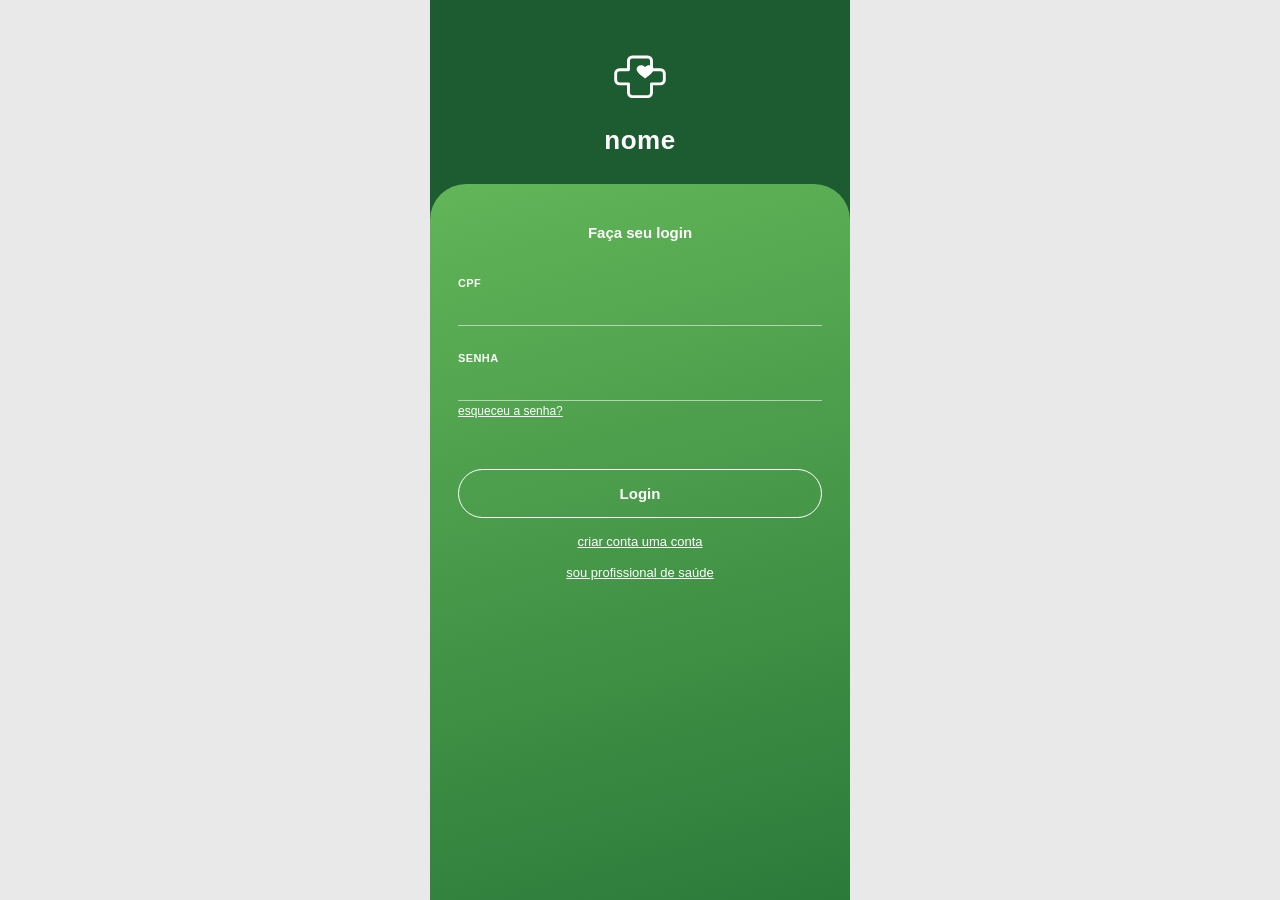
<file: index.html>
<!DOCTYPE html>
<html lang="pt-br">
<head>
  <meta charset="UTF-8" />
  <meta name="viewport" content="width=device-width, initial-scale=1.0" />
  <title>Login</title>
  <link rel="stylesheet" href="style.css" />
</head>
<body>
  <div class="app">
    <header class="app-header">
      <div class="logo">
        <span class="logo-icon"></span>
        <span>nome</span>
      </div>
    </header>
 
    <main class="app-body center">
      <p class="intro-text">Faça seu login</p>
 
      <form id="login-form">
        <div class="field">
          <label for="cpf">CPF</label>
          <input type="text" id="cpf" name="cpf" placeholder="" inputmode="numeric" pattern="[0-9]*" maxlength="11" required />
        </div>
 
        <div class="field">
          <label for="senha">Senha</label>
          <input type="password" id="senha" name="senha" placeholder="" required />
          <a class="forgot-link" href="recuperar-senha.html">esqueceu a senha?</a>
        </div>
 
        <div class="spacer"></div>
 
        <div class="bottom-area">
          <button type="submit" class="btn">Login</button>
          <a class="secondary-link" href="cadastro.html">criar conta uma conta</a>
          <a class="secondary-link" href="login-profissional.html">sou profissional de saúde</a>
        </div>
      </form>
    </main>
  </div>
 
  <script src="app.js"></script>
</body>
</html>
</file>
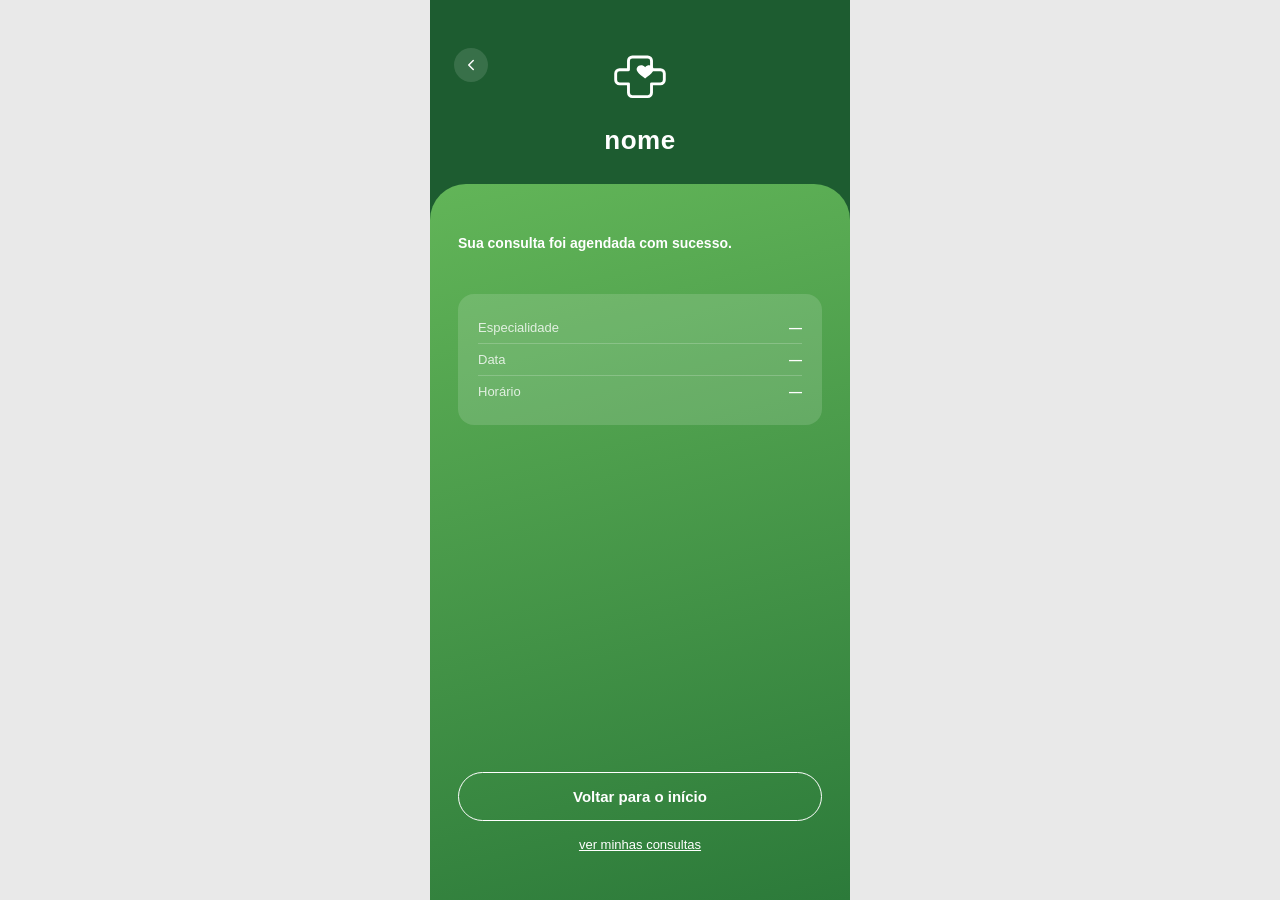
<file: agendamento-confirmado.html>
<!DOCTYPE html>
<html lang="pt-br">
<head>
  <meta charset="UTF-8" />
  <meta name="viewport" content="width=device-width, initial-scale=1.0" />
  <title>Agendamento confirmado</title>
  <link rel="stylesheet" href="style.css" />
</head>
<body>
  <div class="app">
    <header class="app-header center-header">
      <a href="home.html" class="back-btn" data-fallback="home.html"></a>
      <div class="logo">
        <span class="logo-icon"></span>
        <span>nome</span>
      </div>
    </header>

    <main class="app-body center">
      <p class="message-text">Sua consulta foi agendada com sucesso.</p>

      <div class="summary-box" id="resumo-agendamento">
        <div class="summary-row"><span class="label">Especialidade</span><span class="value" id="resumo-especialidade">—</span></div>
        <div class="summary-row"><span class="label">Data</span><span class="value" id="resumo-data">—</span></div>
        <div class="summary-row"><span class="label">Horário</span><span class="value" id="resumo-horario">—</span></div>
      </div>

      <div class="bottom-area">
        <a href="home.html" class="btn">Voltar para o início</a>
        <a href="consultas.html" class="secondary-link">ver minhas consultas</a>
      </div>
    </main>
  </div>

  <script src="app.js"></script>
</body>
</html>
</file>
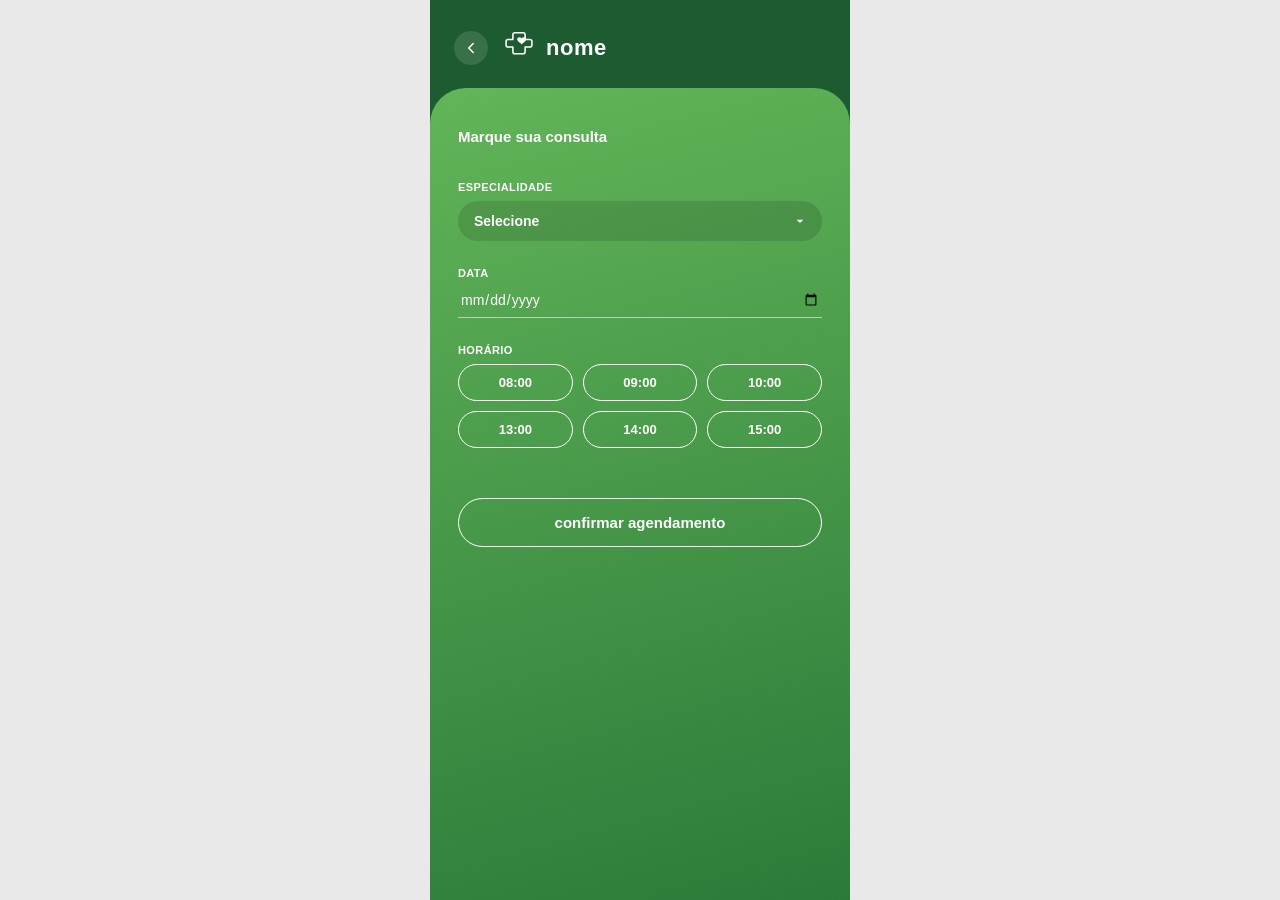
<file: agendamento.html>
<!DOCTYPE html>
<html lang="pt-br">
<head>
  <meta charset="UTF-8" />
  <meta name="viewport" content="width=device-width, initial-scale=1.0" />
  <title>Agendamento</title>
  <link rel="stylesheet" href="style.css" />
</head>
<body>
  <div class="app">
    <header class="app-header header-compact">
      <a href="pre-triagem.html" class="back-btn" data-fallback="home.html"></a>
      <div class="logo logo-inline">
        <span class="logo-icon"></span>
        <span>nome</span>
      </div>
    </header>

    <main class="app-body">
      <p class="intro-text left">Marque sua consulta</p>

      <form id="agendamento-form">
        <div class="field">
          <label for="especialidade">Especialidade</label>
          <select id="especialidade" name="especialidade" required>
            <option value="" disabled selected>Selecione</option>
            <option value="clinico_geral">Clínico geral</option>
            <option value="pediatria">Pediatria</option>
            <option value="cardiologia">Cardiologia</option>
            <option value="dermatologia">Dermatologia</option>
          </select>
        </div>

        <div class="field">
          <label for="data">Data</label>
          <input type="date" id="data" name="data" required />
        </div>

        <div class="field">
          <label>Horário</label>
          <div class="slots" id="slots">
            <button type="button" class="slot-btn">08:00</button>
            <button type="button" class="slot-btn">09:00</button>
            <button type="button" class="slot-btn">10:00</button>
            <button type="button" class="slot-btn">13:00</button>
            <button type="button" class="slot-btn">14:00</button>
            <button type="button" class="slot-btn">15:00</button>
          </div>
          <input type="hidden" id="horario" name="horario" required />
        </div>

        <div class="bottom-area">
          <button type="submit" class="btn">confirmar agendamento</button>
        </div>
      </form>
    </main>
  </div>

  <script src="app.js"></script>
</body>
</html>
</file>
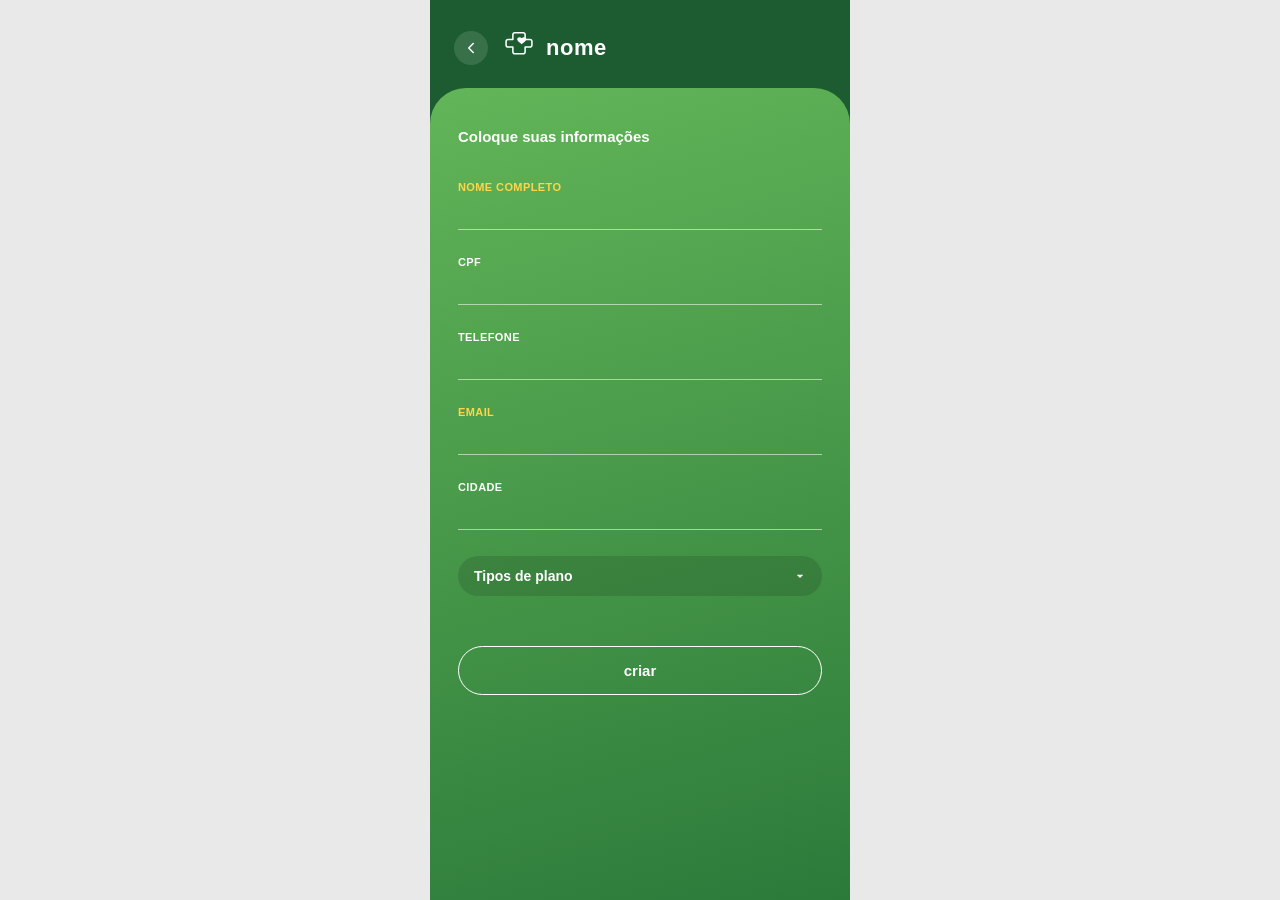
<file: cadastro.html>
<!DOCTYPE html>
<html lang="pt-br">
<head>
  <meta charset="UTF-8" />
  <meta name="viewport" content="width=device-width, initial-scale=1.0" />
  <title>Criar conta</title>
  <link rel="stylesheet" href="style.css" />
</head>
<body>
  <div class="app">
    <header class="app-header header-compact">
      <a href="index.html" class="back-btn" data-fallback="index.html"></a>
      <div class="logo logo-inline">
        <span class="logo-icon"></span>
        <span>nome</span>
      </div>
    </header>

    <main class="app-body">
      <p class="intro-text left">Coloque suas informações</p>

      <form id="cadastro-form">
        <div class="field">
          <label for="nome" class="accent">Nome completo</label>
          <input type="text" id="nome" name="nome" required />
        </div>

        <div class="field">
          <label for="cpf">CPF</label>
          <input type="text" id="cpf" name="cpf" inputmode="numeric" pattern="[0-9]*" maxlength="11" required />
        </div>

        <div class="field">
          <label for="telefone">Telefone</label>
          <input type="tel" id="telefone" name="telefone" required />
        </div>

        <div class="field">
          <label for="email" class="accent">Email</label>
          <input type="email" id="email" name="email" required />
        </div>

        <div class="field">
          <label for="cidade">Cidade</label>
          <input type="text" id="cidade" name="cidade" required />
        </div>

        <div class="field">
          <label for="plano" style="visibility:hidden; height:0; margin:0;">Tipos de plano</label>
          <select id="plano" name="plano" required>
            <option value="" disabled selected>Tipos de plano</option>
            <option value="basico">Básico</option>
            <option value="intermediario">Intermediário</option>
            <option value="premium">Premium</option>
          </select>
        </div>

        <div class="bottom-area">
          <button type="submit" class="btn">criar</button>
        </div>
      </form>
    </main>
  </div>

  <script src="app.js"></script>
</body>
</html>
</file>
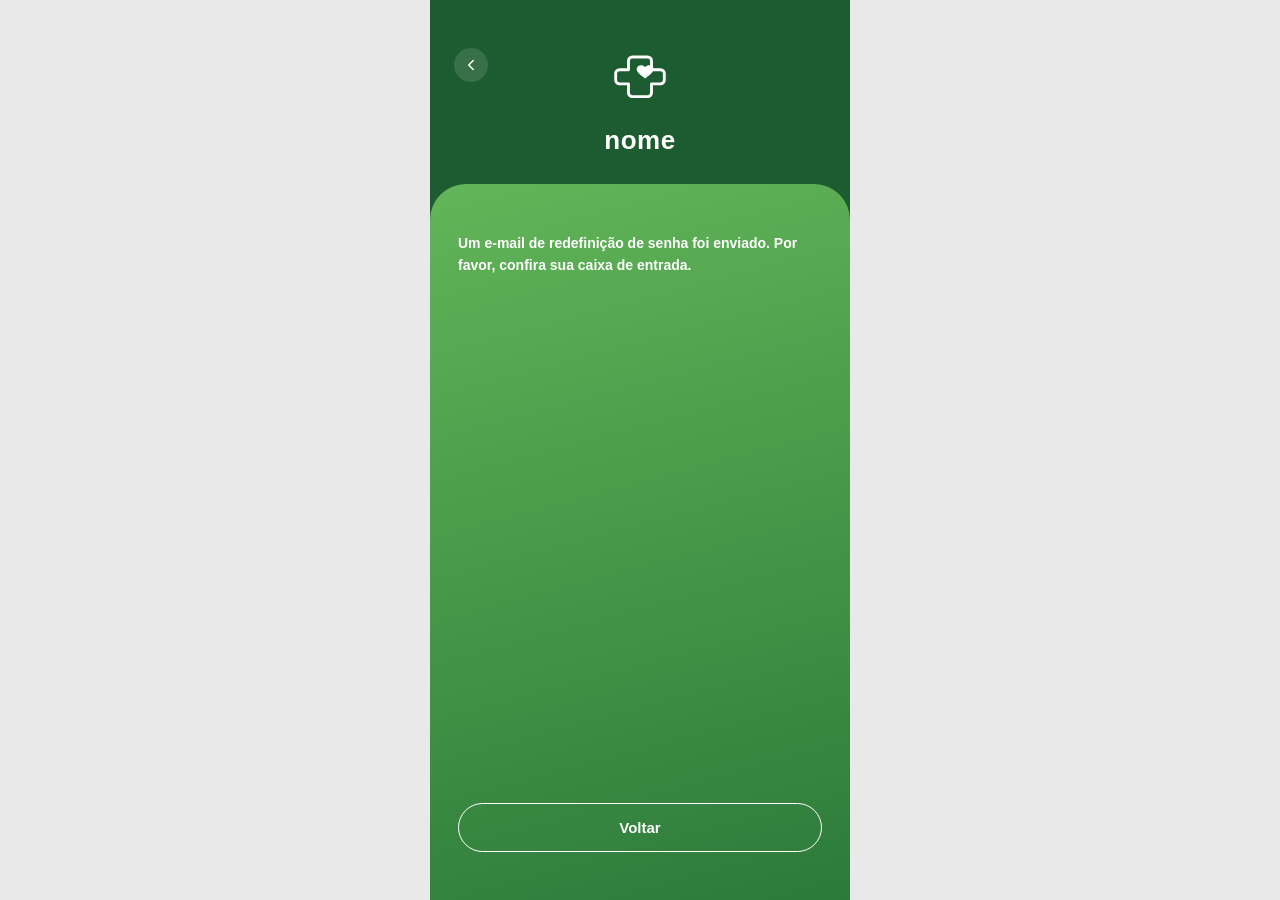
<file: confirmacao.html>
<!DOCTYPE html>
<html lang="pt-br">
<head>
  <meta charset="UTF-8" />
  <meta name="viewport" content="width=device-width, initial-scale=1.0" />
  <title>E-mail enviado</title>
  <link rel="stylesheet" href="style.css" />
</head>
<body>
  <div class="app">
    <header class="app-header center-header">
      <a href="recuperar-senha.html" class="back-btn" data-fallback="index.html"></a>
      <div class="logo">
        <span class="logo-icon"></span>
        <span>nome</span>
      </div>
    </header>

    <main class="app-body center">
      <p class="message-text">
        Um e-mail de redefinição de senha foi enviado. Por favor, confira sua caixa de entrada.
      </p>

      <div class="bottom-area">
        <a href="index.html" class="btn">Voltar</a>
      </div>
    </main>
  </div>

  <script src="app.js"></script>
</body>
</html>
</file>
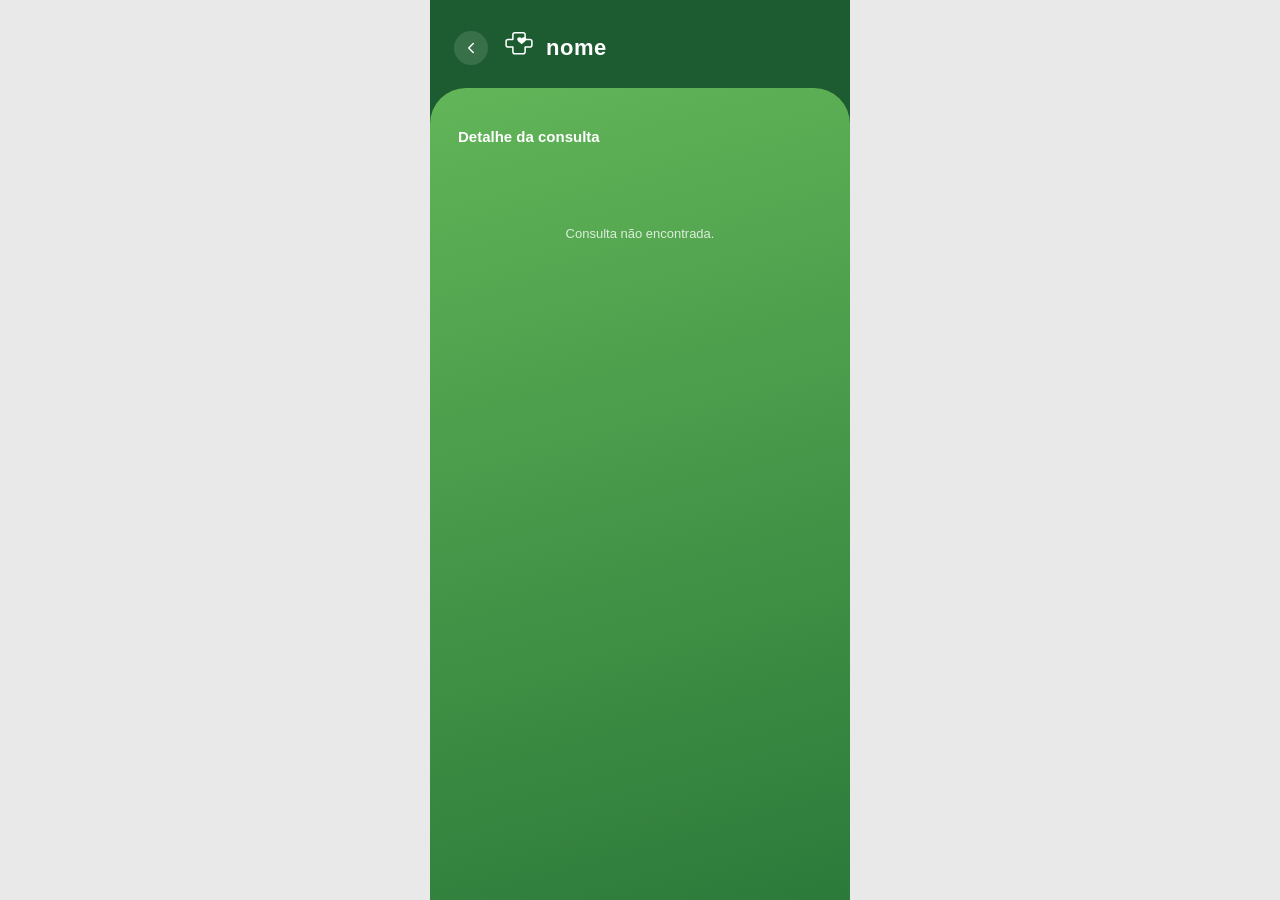
<file: consulta-profissional.html>
<!DOCTYPE html>
<html lang="pt-br">
<head>
  <meta charset="UTF-8" />
  <meta name="viewport" content="width=device-width, initial-scale=1.0" />
  <title>Detalhe da consulta</title>
  <link rel="stylesheet" href="style.css" />
</head>
<body>
  <div class="app">
    <header class="app-header header-compact">
      <a href="painel-profissional.html" class="back-btn" data-fallback="painel-profissional.html"></a>
      <div class="logo logo-inline">
        <span class="logo-icon"></span>
        <span>nome</span>
      </div>
    </header>

    <main class="app-body" id="consulta-detalhe">
      <p class="intro-text left">Detalhe da consulta</p>
      <p class="empty-state" id="consulta-nao-encontrada" style="display:none;">
        Consulta não encontrada.
      </p>
    </main>
  </div>

  <script src="app.js"></script>
</body>
</html>
</file>
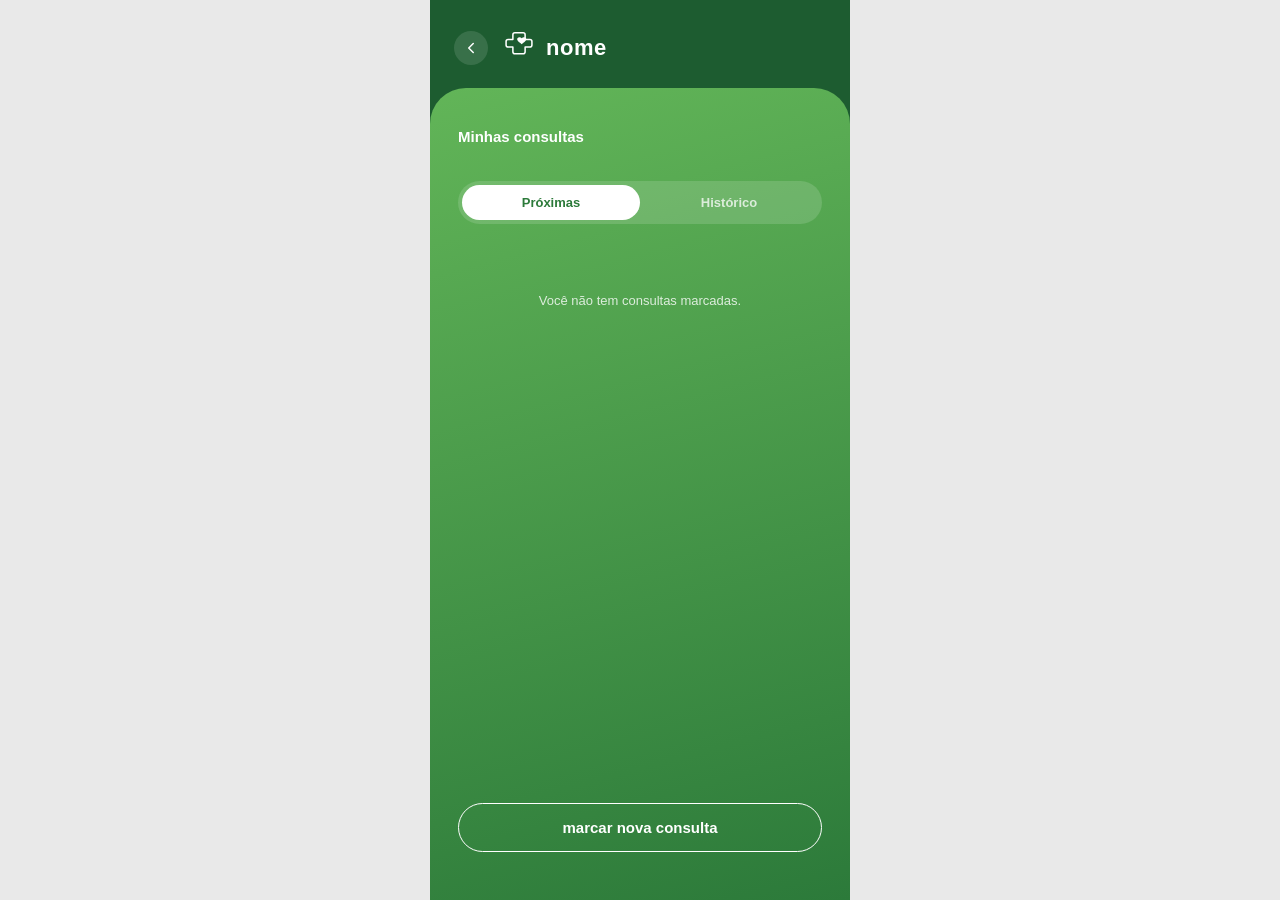
<file: consultas.html>
<!DOCTYPE html>
<html lang="pt-br">
<head>
  <meta charset="UTF-8" />
  <meta name="viewport" content="width=device-width, initial-scale=1.0" />
  <title>Minhas consultas</title>
  <link rel="stylesheet" href="style.css" />
</head>
<body>
  <div class="app">
    <header class="app-header header-compact">
      <a href="home.html" class="back-btn" data-fallback="home.html"></a>
      <div class="logo logo-inline">
        <span class="logo-icon"></span>
        <span>nome</span>
      </div>
    </header>

    <main class="app-body">
      <p class="intro-text left">Minhas consultas</p>

      <div class="tabs" id="consultas-tabs">
        <button type="button" class="tab-btn active" data-tab="lista-proximas">Próximas</button>
        <button type="button" class="tab-btn" data-tab="lista-historico">Histórico</button>
      </div>

      <div class="tab-panel active" id="lista-proximas"></div>
      <div class="tab-panel" id="lista-historico"></div>

      <div class="bottom-area">
        <a href="agendamento.html" class="btn">marcar nova consulta</a>
      </div>
    </main>
  </div>

  <script src="app.js"></script>
</body>
</html>
</file>
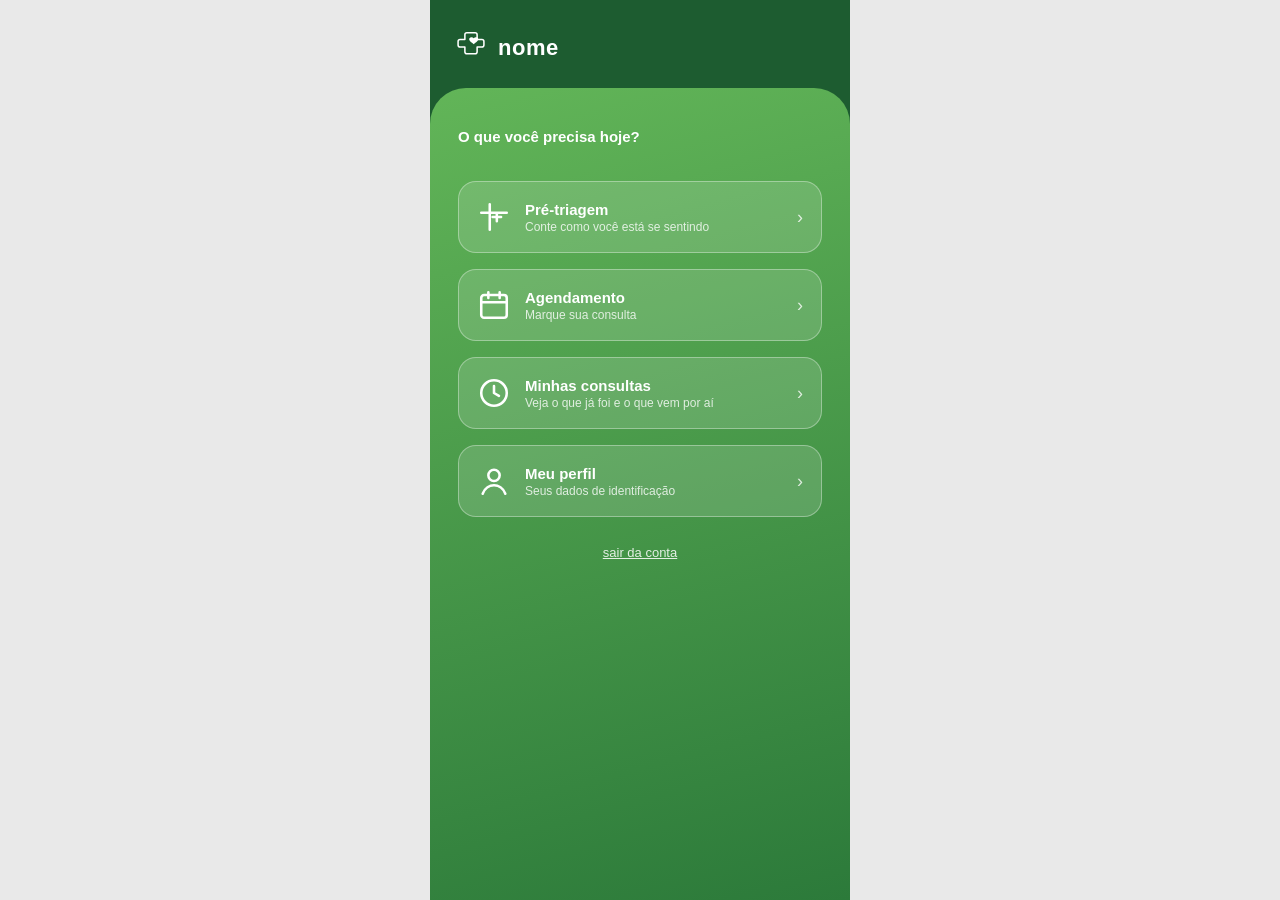
<file: home.html>
<!DOCTYPE html>
<html lang="pt-br">
<head>
  <meta charset="UTF-8" />
  <meta name="viewport" content="width=device-width, initial-scale=1.0" />
  <title>Início</title>
  <link rel="stylesheet" href="style.css" />
</head>
<body>
  <div class="app">
    <header class="app-header header-compact">
      <div class="logo logo-inline">
        <span class="logo-icon"></span>
        <span>nome</span>
      </div>
    </header>

    <main class="app-body">
      <p class="intro-text left">O que você precisa hoje?</p>

      <nav class="menu-list">
        <a class="menu-card" href="pre-triagem.html">
          <span class="menu-icon">
            <svg viewBox="0 0 24 24" fill="none" stroke="white" stroke-width="1.8"><path d="M9 3v18M3 9h18M14 9v6M17 12h-6" stroke-linecap="round"/></svg>
          </span>
          <span class="menu-text">
            <span class="menu-title">Pré-triagem</span>
            <span class="menu-sub">Conte como você está se sentindo</span>
          </span>
          <span class="chevron">›</span>
        </a>

        <a class="menu-card" href="agendamento.html">
          <span class="menu-icon">
            <svg viewBox="0 0 24 24" fill="none" stroke="white" stroke-width="1.8"><rect x="3" y="5" width="18" height="16" rx="2"/><path d="M3 10h18M8 3v4M16 3v4" stroke-linecap="round"/></svg>
          </span>
          <span class="menu-text">
            <span class="menu-title">Agendamento</span>
            <span class="menu-sub">Marque sua consulta</span>
          </span>
          <span class="chevron">›</span>
        </a>

        <a class="menu-card" href="consultas.html">
          <span class="menu-icon">
            <svg viewBox="0 0 24 24" fill="none" stroke="white" stroke-width="1.8"><circle cx="12" cy="12" r="9"/><path d="M12 7v5l3.5 2" stroke-linecap="round" stroke-linejoin="round"/></svg>
          </span>
          <span class="menu-text">
            <span class="menu-title">Minhas consultas</span>
            <span class="menu-sub">Veja o que já foi e o que vem por aí</span>
          </span>
          <span class="chevron">›</span>
        </a>

        <a class="menu-card" href="perfil.html">
          <span class="menu-icon">
            <svg viewBox="0 0 24 24" fill="none" stroke="white" stroke-width="1.8"><circle cx="12" cy="8" r="4"/><path d="M4 21c1.5-4 5-6 8-6s6.5 2 8 6" stroke-linecap="round"/></svg>
          </span>
          <span class="menu-text">
            <span class="menu-title">Meu perfil</span>
            <span class="menu-sub">Seus dados de identificação</span>
          </span>
          <span class="chevron">›</span>
        </a>
      </nav>

      <a class="logout-link" href="index.html">sair da conta</a>
    </main>
  </div>

  <script src="app.js"></script>
</body>
</html>
</file>
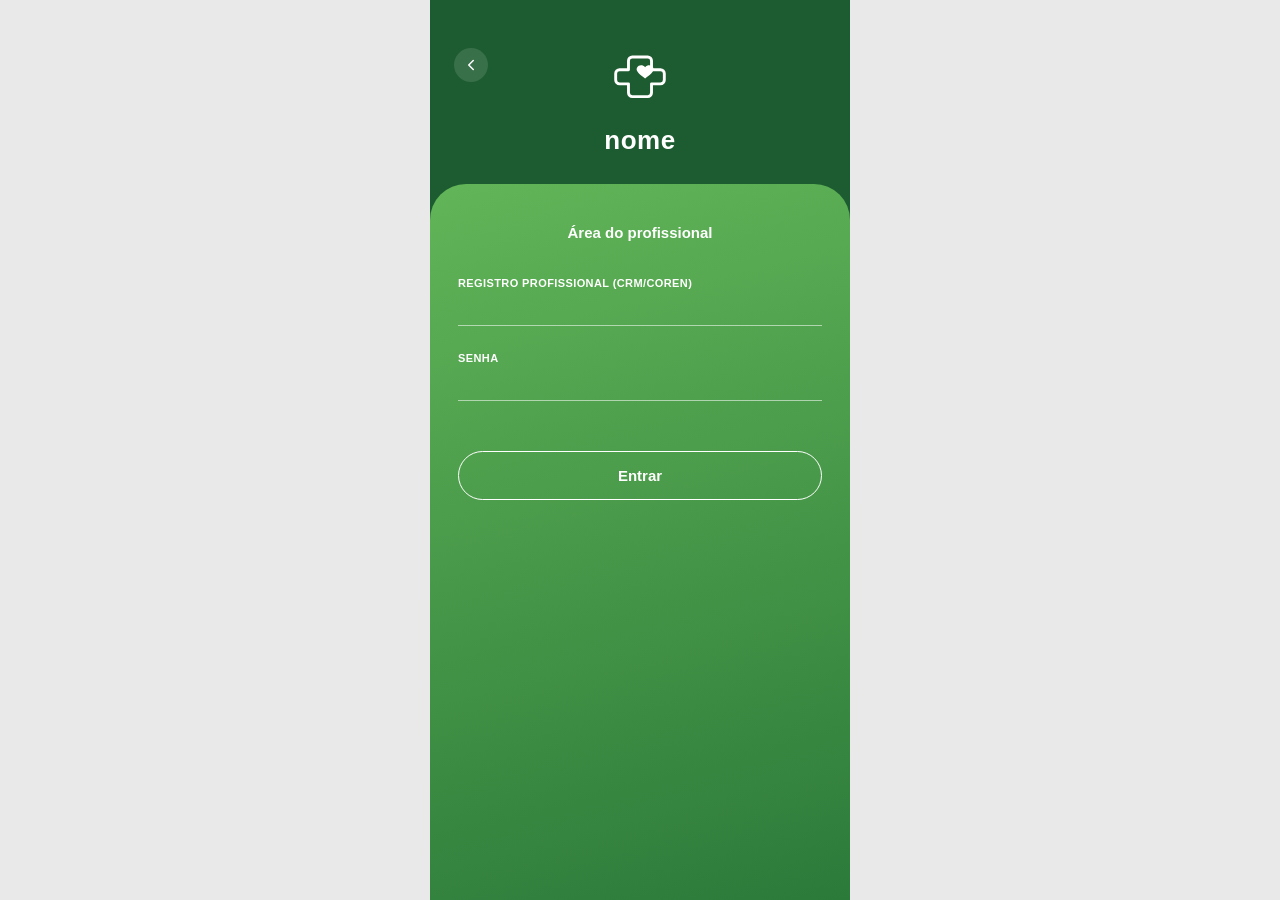
<file: login-profissional.html>
<!DOCTYPE html>
<html lang="pt-br">
<head>
  <meta charset="UTF-8" />
  <meta name="viewport" content="width=device-width, initial-scale=1.0" />
  <title>Login do profissional</title>
  <link rel="stylesheet" href="style.css" />
</head>
<body>
  <div class="app">
    <header class="app-header center-header">
      <a href="index.html" class="back-btn" data-fallback="index.html"></a>
      <div class="logo">
        <span class="logo-icon"></span>
        <span>nome</span>
      </div>
    </header>

    <main class="app-body center">
      <p class="intro-text">Área do profissional</p>

      <form id="login-profissional-form">
        <div class="field">
          <label for="registro">Registro profissional (CRM/COREN)</label>
          <input type="text" id="registro" name="registro" required />
        </div>

        <div class="field">
          <label for="senha">Senha</label>
          <input type="password" id="senha" name="senha" required />
        </div>

        <div class="spacer"></div>

        <div class="bottom-area">
          <button type="submit" class="btn">Entrar</button>
        </div>
      </form>
    </main>
  </div>

  <script src="app.js"></script>
</body>
</html>
</file>
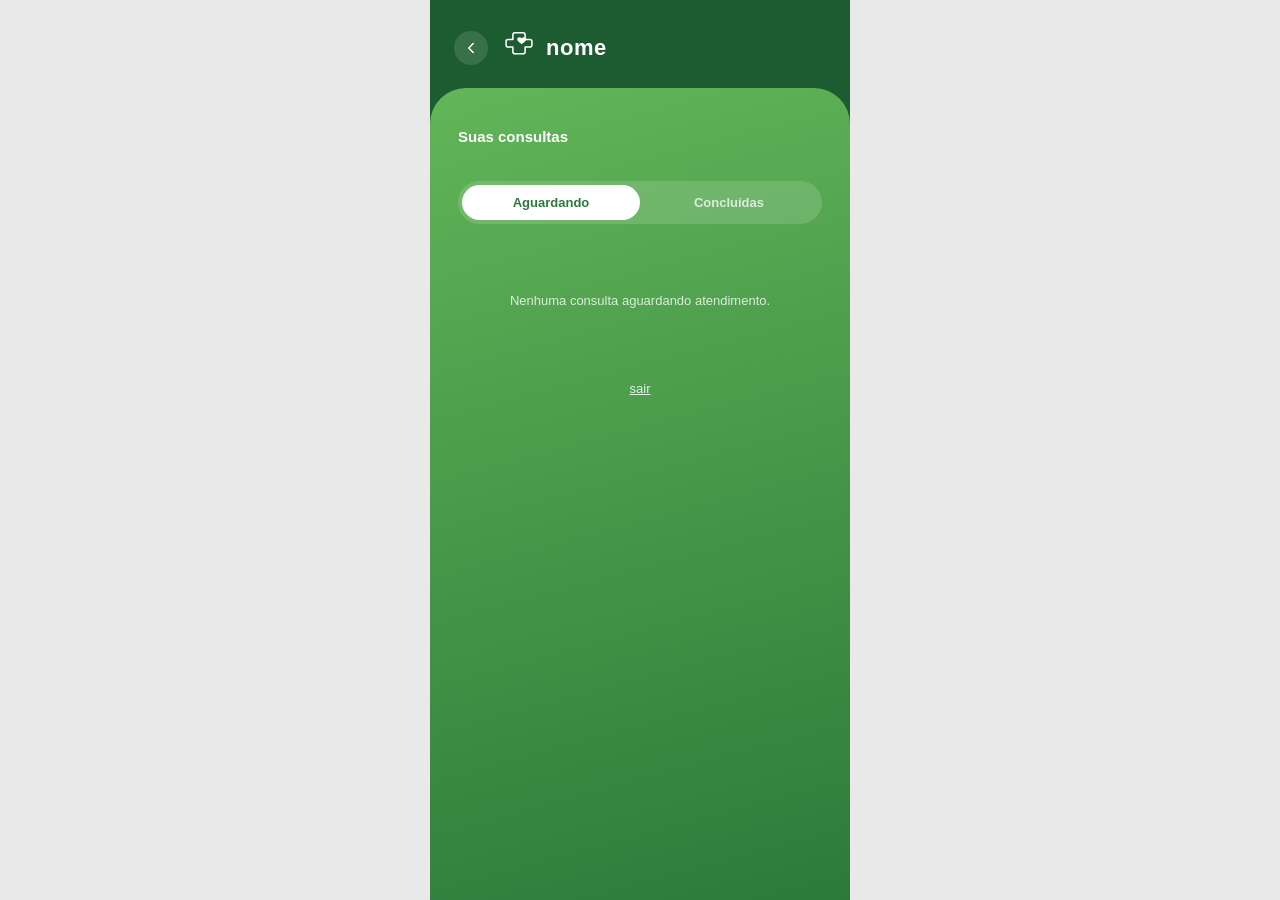
<file: painel-profissional.html>
<!DOCTYPE html>
<html lang="pt-br">
<head>
  <meta charset="UTF-8" />
  <meta name="viewport" content="width=device-width, initial-scale=1.0" />
  <title>Painel do profissional</title>
  <link rel="stylesheet" href="style.css" />
</head>
<body>
  <div class="app">
    <header class="app-header header-compact">
      <a href="login-profissional.html" class="back-btn" data-fallback="login-profissional.html"></a>
      <div class="logo logo-inline">
        <span class="logo-icon"></span>
        <span>nome</span>
      </div>
    </header>

    <main class="app-body">
      <p class="intro-text left">Suas consultas</p>

      <div class="tabs" id="painel-tabs">
        <button type="button" class="tab-btn active" data-tab="lista-aguardando">Aguardando</button>
        <button type="button" class="tab-btn" data-tab="lista-concluidas">Concluídas</button>
      </div>

      <div class="tab-panel active" id="lista-aguardando"></div>
      <div class="tab-panel" id="lista-concluidas"></div>

      <a class="logout-link" href="login-profissional.html">sair</a>
    </main>
  </div>

  <script src="app.js"></script>
</body>
</html>
</file>
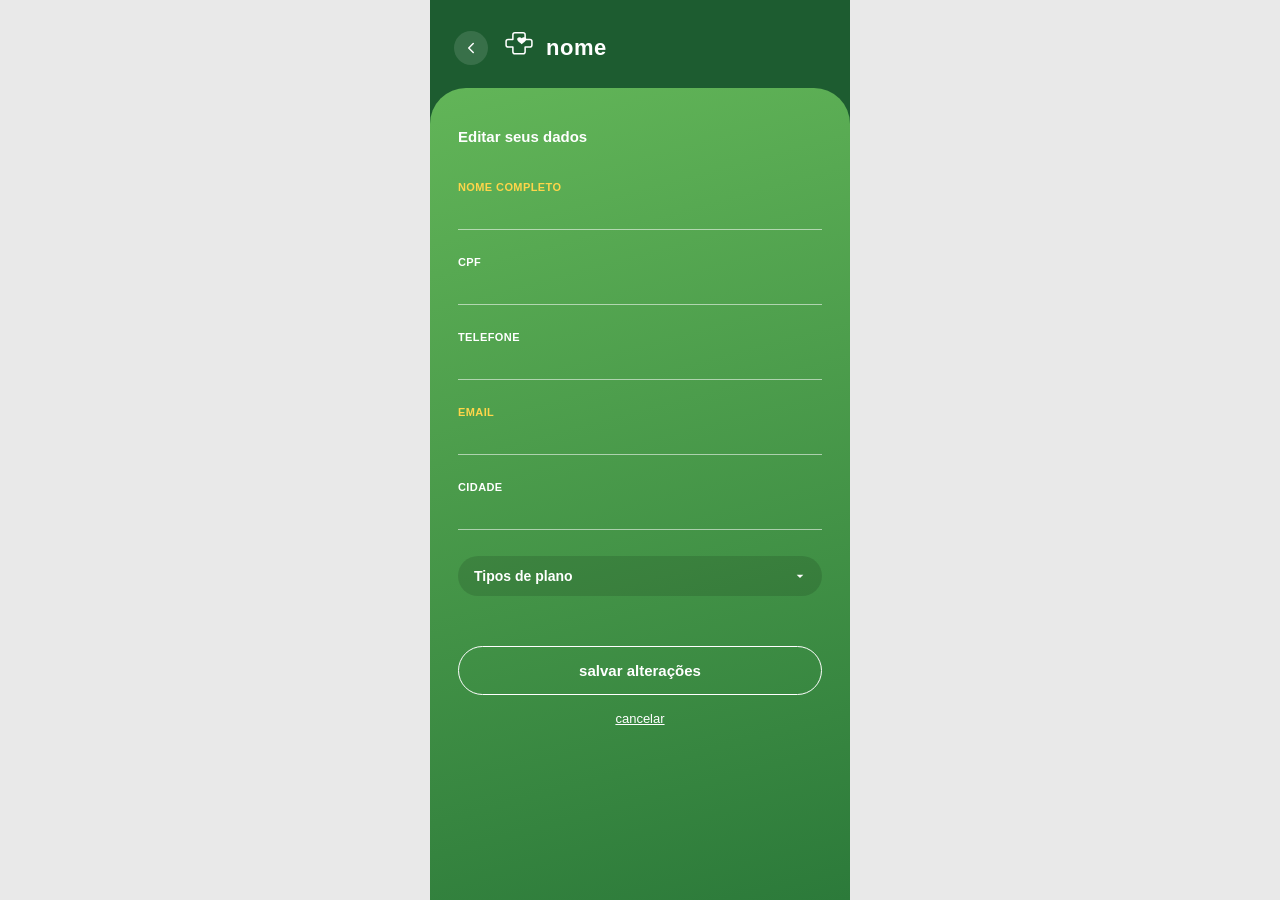
<file: perfil-editar.html>
<!DOCTYPE html>
<html lang="pt-br">
<head>
  <meta charset="UTF-8" />
  <meta name="viewport" content="width=device-width, initial-scale=1.0" />
  <title>Editar perfil</title>
  <link rel="stylesheet" href="style.css" />
</head>
<body>
  <div class="app">
    <header class="app-header header-compact">
      <a href="perfil.html" class="back-btn" data-fallback="perfil.html"></a>
      <div class="logo logo-inline">
        <span class="logo-icon"></span>
        <span>nome</span>
      </div>
    </header>

    <main class="app-body">
      <p class="intro-text left">Editar seus dados</p>

      <form id="perfil-editar-form">
        <div class="field">
          <label for="nome" class="accent">Nome completo</label>
          <input type="text" id="nome" name="nome" required />
        </div>

        <div class="field">
          <label for="cpf">CPF</label>
          <input type="text" id="cpf" name="cpf" inputmode="numeric" pattern="[0-9]*" maxlength="11" required />
        </div>

        <div class="field">
          <label for="telefone">Telefone</label>
          <input type="tel" id="telefone" name="telefone" required />
        </div>

        <div class="field">
          <label for="email" class="accent">Email</label>
          <input type="email" id="email" name="email" required />
        </div>

        <div class="field">
          <label for="cidade">Cidade</label>
          <input type="text" id="cidade" name="cidade" required />
        </div>

        <div class="field">
          <label for="plano" style="visibility:hidden; height:0; margin:0;">Tipos de plano</label>
          <select id="plano" name="plano" required>
            <option value="" disabled selected>Tipos de plano</option>
            <option value="basico">Básico</option>
            <option value="intermediario">Intermediário</option>
            <option value="premium">Premium</option>
          </select>
        </div>

        <div class="bottom-area">
          <button type="submit" class="btn">salvar alterações</button>
          <a class="secondary-link" href="perfil.html">cancelar</a>
        </div>
      </form>
    </main>
  </div>

  <script src="app.js"></script>
</body>
</html>
</file>
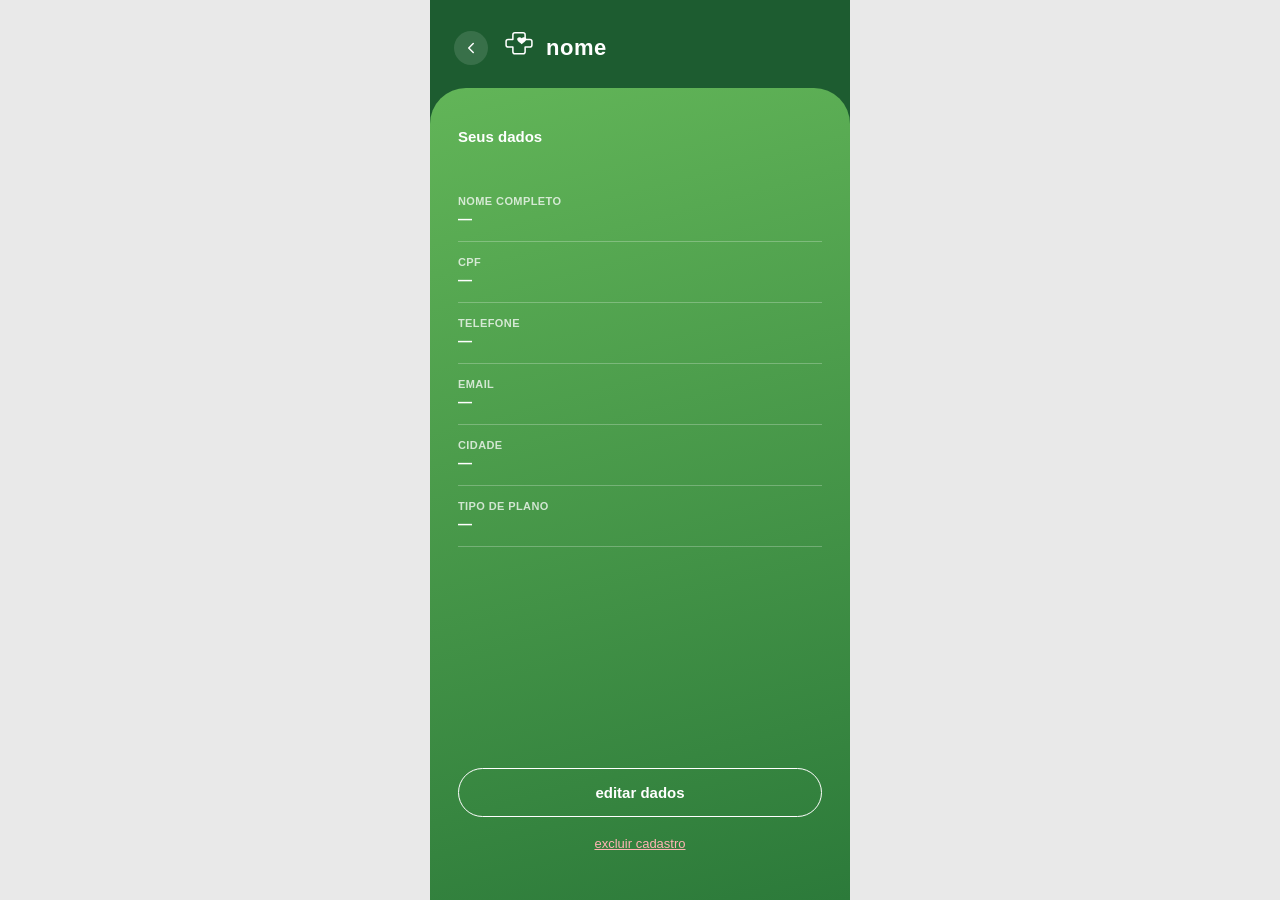
<file: perfil.html>
<!DOCTYPE html>
<html lang="pt-br">
<head>
  <meta charset="UTF-8" />
  <meta name="viewport" content="width=device-width, initial-scale=1.0" />
  <title>Meu perfil</title>
  <link rel="stylesheet" href="style.css" />
</head>
<body>
  <div class="app">
    <header class="app-header header-compact">
      <a href="home.html" class="back-btn" data-fallback="home.html"></a>
      <div class="logo logo-inline">
        <span class="logo-icon"></span>
        <span>nome</span>
      </div>
    </header>

    <main class="app-body">
      <p class="intro-text left">Seus dados</p>

      <div class="info-list" id="perfil-info">
        <div class="info-row"><span class="label">Nome completo</span><span class="value" id="info-nome">—</span></div>
        <div class="info-row"><span class="label">CPF</span><span class="value" id="info-cpf">—</span></div>
        <div class="info-row"><span class="label">Telefone</span><span class="value" id="info-telefone">—</span></div>
        <div class="info-row"><span class="label">Email</span><span class="value" id="info-email">—</span></div>
        <div class="info-row"><span class="label">Cidade</span><span class="value" id="info-cidade">—</span></div>
        <div class="info-row"><span class="label">Tipo de plano</span><span class="value" id="info-plano">—</span></div>
      </div>

      <div class="bottom-area">
        <a href="perfil-editar.html" class="btn">editar dados</a>
        <button type="button" class="danger-link" id="btn-excluir">excluir cadastro</button>
      </div>
    </main>
  </div>

  <script src="app.js"></script>
</body>
</html>
</file>
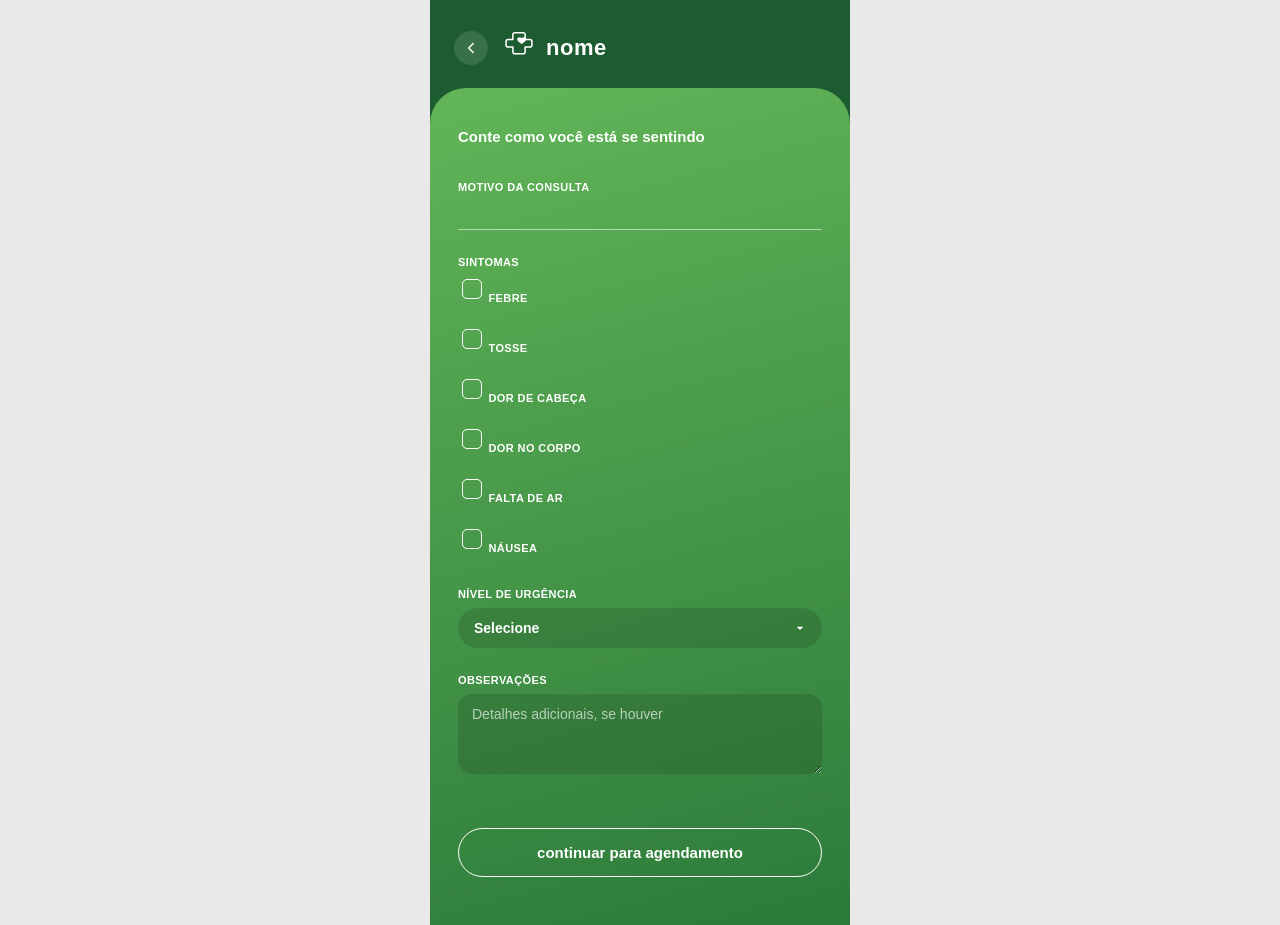
<file: pre-triagem.html>
<!DOCTYPE html>
<html lang="pt-br">
<head>
  <meta charset="UTF-8" />
  <meta name="viewport" content="width=device-width, initial-scale=1.0" />
  <title>Pré-triagem</title>
  <link rel="stylesheet" href="style.css" />
</head>
<body>
  <div class="app">
    <header class="app-header header-compact">
      <a href="home.html" class="back-btn" data-fallback="home.html"></a>
      <div class="logo logo-inline">
        <span class="logo-icon"></span>
        <span>nome</span>
      </div>
    </header>

    <main class="app-body">
      <p class="intro-text left">Conte como você está se sentindo</p>

      <form id="triagem-form">
        <div class="field">
          <label for="motivo">Motivo da consulta</label>
          <input type="text" id="motivo" name="motivo" required />
        </div>

        <div class="field">
          <label>Sintomas</label>
          <div class="checkbox-group">
            <label class="checkbox-item"><input type="checkbox" name="sintomas" value="febre" /> Febre</label>
            <label class="checkbox-item"><input type="checkbox" name="sintomas" value="tosse" /> Tosse</label>
            <label class="checkbox-item"><input type="checkbox" name="sintomas" value="dor_cabeca" /> Dor de cabeça</label>
            <label class="checkbox-item"><input type="checkbox" name="sintomas" value="dor_corpo" /> Dor no corpo</label>
            <label class="checkbox-item"><input type="checkbox" name="sintomas" value="falta_ar" /> Falta de ar</label>
            <label class="checkbox-item"><input type="checkbox" name="sintomas" value="nausea" /> Náusea</label>
          </div>
        </div>

        <div class="field">
          <label for="urgencia">Nível de urgência</label>
          <select id="urgencia" name="urgencia" required>
            <option value="" disabled selected>Selecione</option>
            <option value="baixa">Baixa</option>
            <option value="media">Média</option>
            <option value="alta">Alta</option>
          </select>
        </div>

        <div class="field">
          <label for="observacoes">Observações</label>
          <textarea id="observacoes" name="observacoes" placeholder="Detalhes adicionais, se houver"></textarea>
        </div>

        <div class="bottom-area">
          <button type="submit" class="btn">continuar para agendamento</button>
        </div>
      </form>
    </main>
  </div>

  <script src="app.js"></script>
</body>
</html>
</file>
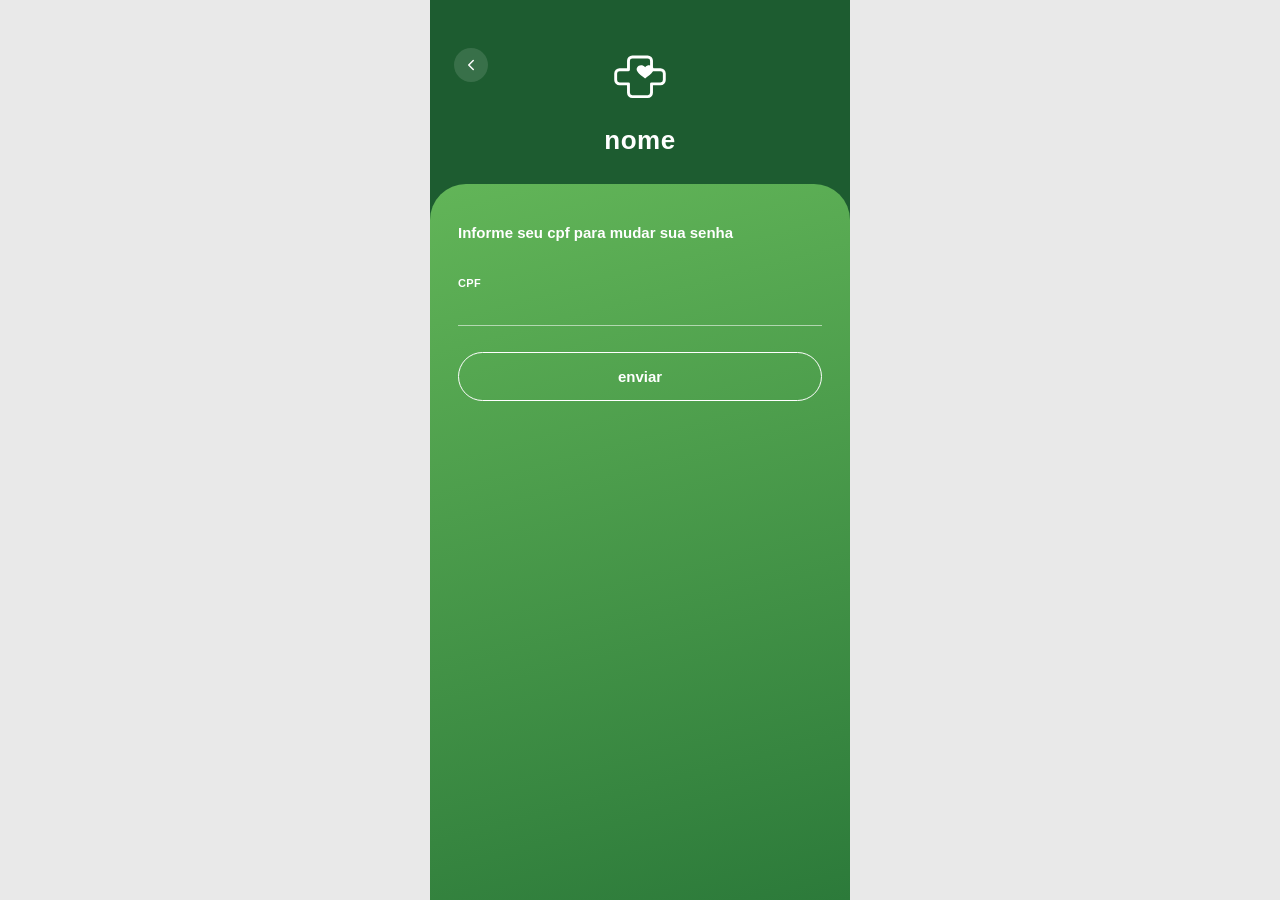
<file: recuperar-senha.html>
<!DOCTYPE html>
<html lang="pt-br">
<head>
  <meta charset="UTF-8" />
  <meta name="viewport" content="width=device-width, initial-scale=1.0" />
  <title>Recuperar senha</title>
  <link rel="stylesheet" href="style.css" />
</head>
<body>
  <div class="app">
    <header class="app-header center-header">
      <a href="index.html" class="back-btn" data-fallback="index.html"></a>
      <div class="logo">
        <span class="logo-icon"></span>
        <span>nome</span>
      </div>
    </header>

    <main class="app-body center">
      <p class="intro-text left">Informe seu cpf para mudar sua senha</p>

      <form id="recuperar-form">
        <div class="field">
          <label for="cpf-recuperar">CPF</label>
          <input type="text" id="cpf-recuperar" name="cpf" required />
        </div>

        <button type="submit" class="btn">enviar</button>
      </form>
    </main>
  </div>

  <script src="app.js"></script>
</body>
</html>
</file>
<file: style.css>
:root {
  --green-header: #1d5c30;
  --green-top: #62b558;
  --green-bottom: #2c7a3a;
  --white: #ffffff;
  --yellow: #ffd54a;
  --line: rgba(255, 255, 255, 0.55);
  --placeholder: rgba(255, 255, 255, 0.65);
}

* {
  box-sizing: border-box;
}

html, body {
  margin: 0;
  padding: 0;
  height: 100%;
}

body {
  font-family: "Poppins", "Segoe UI", Arial, sans-serif;
  background: #e9e9e9;
  display: flex;
  justify-content: center;
  align-items: flex-start;
  min-height: 100vh;
}

.app {
  width: 100%;
  max-width: 420px;
  min-height: 100vh;
  background: var(--green-header);
  display: flex;
  flex-direction: column;
  position: relative;
  overflow: hidden;
}

/* ---------- Header ---------- */

.app-header {
  background: var(--green-header);
  padding: 48px 24px 28px;
  text-align: center;
  flex-shrink: 0;
}

.app-header.header-compact {
  padding: 28px 24px 20px;
  text-align: left;
  display: flex;
  align-items: center;
  gap: 14px;
}

.back-btn {
  display: flex;
  align-items: center;
  justify-content: center;
  width: 34px;
  height: 34px;
  flex-shrink: 0;
  border-radius: 50%;
  background: rgba(255, 255, 255, 0.12);
  color: var(--white);
  text-decoration: none;
}

.back-btn svg {
  width: 18px;
  height: 18px;
}

.app-header.center-header {
  position: relative;
}

.app-header.center-header .back-btn {
  position: absolute;
  left: 24px;
  top: 48px;
}

.logo {
  display: inline-flex;
  flex-direction: column;
  align-items: center;
  gap: 6px;
}

.logo.logo-inline {
  flex-direction: row;
  gap: 10px;
}

.logo svg {
  width: 64px;
  height: 64px;
}

.logo-inline svg {
  width: 34px;
  height: 34px;
}

.logo span {
  font-size: 26px;
  font-weight: 700;
  color: var(--white);
  letter-spacing: 0.5px;
}

.logo-inline span {
  font-size: 22px;
}

/* ---------- Body card ---------- */

.app-body {
  flex: 1;
  background: linear-gradient(165deg, var(--green-top) 0%, var(--green-bottom) 100%);
  border-radius: 36px 36px 0 0;
  padding: 40px 28px 48px;
  display: flex;
  flex-direction: column;
}

.app-body.center {
  justify-content: flex-start;
  align-items: stretch;
}

.intro-text {
  color: var(--white);
  text-align: center;
  font-size: 15px;
  font-weight: 600;
  margin: 0 0 36px;
}

.intro-text.left {
  text-align: left;
}

/* ---------- Form fields ---------- */

.field {
  margin-bottom: 26px;
}

.field label {
  display: block;
  font-size: 11px;
  font-weight: 700;
  letter-spacing: 0.4px;
  color: var(--white);
  margin-bottom: 8px;
  text-transform: uppercase;
}

.field label.accent {
  color: var(--yellow);
}

.field input,
.field select {
  width: 100%;
  border: none;
  background: transparent;
  border-bottom: 1px solid var(--line);
  padding: 4px 2px 8px;
  font-size: 14px;
  color: var(--white);
  outline: none;
  font-family: inherit;
}

.field input::placeholder {
  color: var(--placeholder);
}

.field select {
  appearance: none;
  -webkit-appearance: none;
  background-color: rgba(0, 0, 0, 0.12);
  border-bottom: none;
  border-radius: 22px;
  padding: 12px 16px;
  font-weight: 600;
  background-image: url("data:image/svg+xml;utf8,<svg xmlns='http://www.w3.org/2000/svg' viewBox='0 0 24 24' fill='white'><path d='M7 10l5 5 5-5z'/></svg>");
  background-repeat: no-repeat;
  background-position: right 14px center;
  background-size: 16px;
}

.field select option {
  color: #222;
}

.forgot-link {
  display: inline-block;
  margin-top: -12px;
  font-size: 12px;
  color: var(--white);
  text-decoration: underline;
}

/* ---------- Buttons ---------- */

.btn {
  display: block;
  width: 100%;
  text-align: center;
  background: transparent;
  border: 1.5px solid var(--white);
  color: var(--white);
  border-radius: 30px;
  padding: 15px 20px;
  font-size: 15px;
  font-weight: 600;
  cursor: pointer;
  text-decoration: none;
  font-family: inherit;
  transition: background 0.2s ease, color 0.2s ease;
}

.btn:hover {
  background: var(--white);
  color: var(--green-bottom);
}

.btn:active {
  transform: scale(0.99);
}

.spacer {
  flex: 1;
}

.bottom-area {
  margin-top: auto;
  padding-top: 24px;
}

.secondary-link {
  display: block;
  text-align: center;
  margin-top: 16px;
  font-size: 13px;
  color: var(--white);
  text-decoration: underline;
}

.message-text {
  color: var(--white);
  font-size: 14px;
  font-weight: 600;
  line-height: 1.6;
  margin: 8px 0 40px;
}

@media (prefers-reduced-motion: reduce) {
  .btn {
    transition: none;
  }
}

/* ---------- Home menu ---------- */

.menu-list {
  display: flex;
  flex-direction: column;
  gap: 16px;
}

.menu-card {
  display: flex;
  align-items: center;
  gap: 14px;
  background: rgba(255, 255, 255, 0.14);
  border: 1px solid rgba(255, 255, 255, 0.35);
  border-radius: 18px;
  padding: 18px 18px;
  text-decoration: none;
  color: var(--white);
  transition: background 0.2s ease;
}

.menu-card:hover {
  background: rgba(255, 255, 255, 0.24);
}

.menu-card .menu-icon {
  width: 34px;
  height: 34px;
  flex-shrink: 0;
}

.menu-card .menu-icon svg {
  width: 100%;
  height: 100%;
}

.menu-card .menu-text {
  flex: 1;
}

.menu-card .menu-title {
  display: block;
  font-size: 15px;
  font-weight: 700;
}

.menu-card .menu-sub {
  display: block;
  font-size: 12px;
  color: rgba(255, 255, 255, 0.8);
  margin-top: 2px;
}

.menu-card .chevron {
  font-size: 18px;
  opacity: 0.8;
}

.logout-link {
  display: block;
  text-align: center;
  margin-top: 28px;
  font-size: 13px;
  color: var(--white);
  opacity: 0.85;
  text-decoration: underline;
}

/* ---------- Checkbox group (pré-triagem) ---------- */

.checkbox-group {
  display: flex;
  flex-direction: column;
  gap: 14px;
}

.checkbox-item {
  display: flex;
  align-items: center;
  gap: 12px;
  cursor: pointer;
  font-size: 14px;
  color: var(--white);
}

.checkbox-item input[type="checkbox"] {
  appearance: none;
  -webkit-appearance: none;
  width: 20px;
  height: 20px;
  border: 1.5px solid var(--white);
  border-radius: 5px;
  flex-shrink: 0;
  position: relative;
  cursor: pointer;
}

.checkbox-item input[type="checkbox"]:checked {
  background: var(--white);
}

.checkbox-item input[type="checkbox"]:checked::after {
  content: "";
  position: absolute;
  left: 6px;
  top: 2px;
  width: 5px;
  height: 10px;
  border: solid var(--green-bottom);
  border-width: 0 2px 2px 0;
  transform: rotate(45deg);
}

.field textarea {
  width: 100%;
  border: none;
  background: rgba(0, 0, 0, 0.12);
  border-radius: 14px;
  padding: 12px 14px;
  font-size: 14px;
  color: var(--white);
  outline: none;
  font-family: inherit;
  resize: vertical;
  min-height: 80px;
}

.field textarea::placeholder {
  color: var(--placeholder);
}

/* ---------- Time slots (agendamento) ---------- */

.slots {
  display: grid;
  grid-template-columns: repeat(3, 1fr);
  gap: 10px;
}

.slot-btn {
  border: 1.5px solid var(--white);
  background: transparent;
  color: var(--white);
  border-radius: 20px;
  padding: 10px 6px;
  font-size: 13px;
  font-weight: 600;
  cursor: pointer;
  font-family: inherit;
}

.slot-btn.selected {
  background: var(--white);
  color: var(--green-bottom);
}

/* ---------- Summary / read-only info (confirmação, perfil) ---------- */

.summary-box {
  background: rgba(255, 255, 255, 0.14);
  border-radius: 16px;
  padding: 18px 20px;
  margin: 0 0 32px;
}

.summary-row {
  display: flex;
  justify-content: space-between;
  font-size: 13px;
  color: var(--white);
  padding: 8px 0;
  border-bottom: 1px solid rgba(255, 255, 255, 0.2);
}

.summary-row:last-child {
  border-bottom: none;
}

.summary-row .label {
  opacity: 0.8;
}

.summary-row .value {
  font-weight: 600;
  text-align: right;
}

.info-list {
  display: flex;
  flex-direction: column;
}

.info-row {
  padding: 14px 0;
  border-bottom: 1px solid rgba(255, 255, 255, 0.25);
}

.info-row .label {
  display: block;
  font-size: 11px;
  font-weight: 700;
  letter-spacing: 0.4px;
  color: rgba(255, 255, 255, 0.75);
  text-transform: uppercase;
  margin-bottom: 4px;
}

.info-row .value {
  display: block;
  font-size: 14px;
  color: var(--white);
  font-weight: 600;
}

/* ---------- Tabs (minhas consultas) ---------- */

.tabs {
  display: flex;
  background: rgba(255, 255, 255, 0.14);
  border-radius: 22px;
  padding: 4px;
  margin-bottom: 24px;
}

.tab-btn {
  flex: 1;
  border: none;
  background: transparent;
  color: var(--white);
  opacity: 0.75;
  border-radius: 18px;
  padding: 10px 6px;
  font-size: 13px;
  font-weight: 600;
  cursor: pointer;
  font-family: inherit;
}

.tab-btn.active {
  background: var(--white);
  color: var(--green-bottom);
  opacity: 1;
}

.tab-panel {
  display: none;
}

.tab-panel.active {
  display: block;
}

.consulta-card {
  background: rgba(255, 255, 255, 0.14);
  border-radius: 16px;
  padding: 16px 18px;
  margin-bottom: 14px;
}

.consulta-card .consulta-top {
  display: flex;
  justify-content: space-between;
  align-items: center;
  margin-bottom: 6px;
}

.consulta-card .consulta-especialidade {
  font-size: 14px;
  font-weight: 700;
  color: var(--white);
}

.consulta-status {
  font-size: 10px;
  font-weight: 700;
  text-transform: uppercase;
  letter-spacing: 0.4px;
  padding: 4px 10px;
  border-radius: 12px;
}

.consulta-status.agendada {
  background: var(--yellow);
  color: var(--green-bottom);
}

.consulta-status.realizada {
  background: rgba(255, 255, 255, 0.3);
  color: var(--white);
}

.consulta-status.pendente {
  background: transparent;
  border: 1.5px solid var(--yellow);
  color: var(--yellow);
}

.consulta-card .consulta-action {
  display: inline-block;
  margin-top: 10px;
  font-size: 12px;
  font-weight: 700;
  color: var(--white);
  text-decoration: underline;
}

.consulta-card .consulta-data {
  font-size: 12px;
  color: rgba(255, 255, 255, 0.85);
}

.consulta-card-link {
  display: block;
  text-decoration: none;
  cursor: pointer;
}

.empty-state {
  color: rgba(255, 255, 255, 0.8);
  font-size: 13px;
  text-align: center;
  padding: 32px 12px;
}

/* ---------- Chatbot (pré-triagem) ---------- */

.app-body.chat-body {
  display: flex;
  flex-direction: column;
  height: 100%;
}

.chat-messages {
  flex: 1;
  overflow-y: auto;
  display: flex;
  flex-direction: column;
  gap: 10px;
  padding: 4px 2px 16px;
}

.msg {
  max-width: 82%;
  padding: 11px 15px;
  border-radius: 18px;
  font-size: 13.5px;
  line-height: 1.5;
}

.msg-bot {
  align-self: flex-start;
  background: rgba(255, 255, 255, 0.16);
  color: var(--white);
  border-bottom-left-radius: 4px;
}

.msg-user {
  align-self: flex-end;
  background: var(--white);
  color: var(--green-bottom);
  font-weight: 600;
  border-bottom-right-radius: 4px;
}

.chat-input-area {
  flex-shrink: 0;
  padding-top: 10px;
}

.chat-chips {
  display: flex;
  flex-wrap: wrap;
  gap: 8px;
  margin-bottom: 14px;
}

.chat-chip {
  border: 1.5px solid var(--white);
  background: transparent;
  color: var(--white);
  border-radius: 20px;
  padding: 9px 15px;
  font-size: 13px;
  font-weight: 600;
  cursor: pointer;
  font-family: inherit;
}

.chat-chip.selected {
  background: var(--white);
  color: var(--green-bottom);
}

.chat-send-row {
  display: flex;
  gap: 8px;
  align-items: center;
  margin-bottom: 10px;
}

.chat-text-input {
  flex: 1;
  border: none;
  border-radius: 22px;
  background: rgba(255, 255, 255, 0.16);
  padding: 12px 16px;
  font-size: 14px;
  color: var(--white);
  outline: none;
  font-family: inherit;
}

.chat-text-input::placeholder {
  color: var(--placeholder);
}

.chat-send-btn {
  width: 42px;
  height: 42px;
  border-radius: 50%;
  border: none;
  background: var(--white);
  color: var(--green-bottom);
  display: flex;
  align-items: center;
  justify-content: center;
  cursor: pointer;
  flex-shrink: 0;
}

.chat-send-btn svg {
  width: 18px;
  height: 18px;
}

.danger-link {
  display: block;
  text-align: center;
  margin-top: 18px;
  font-size: 13px;
  color: #ffb4b4;
  text-decoration: underline;
  background: none;
  border: none;
  cursor: pointer;
  font-family: inherit;
  width: 100%;
}
</file>
